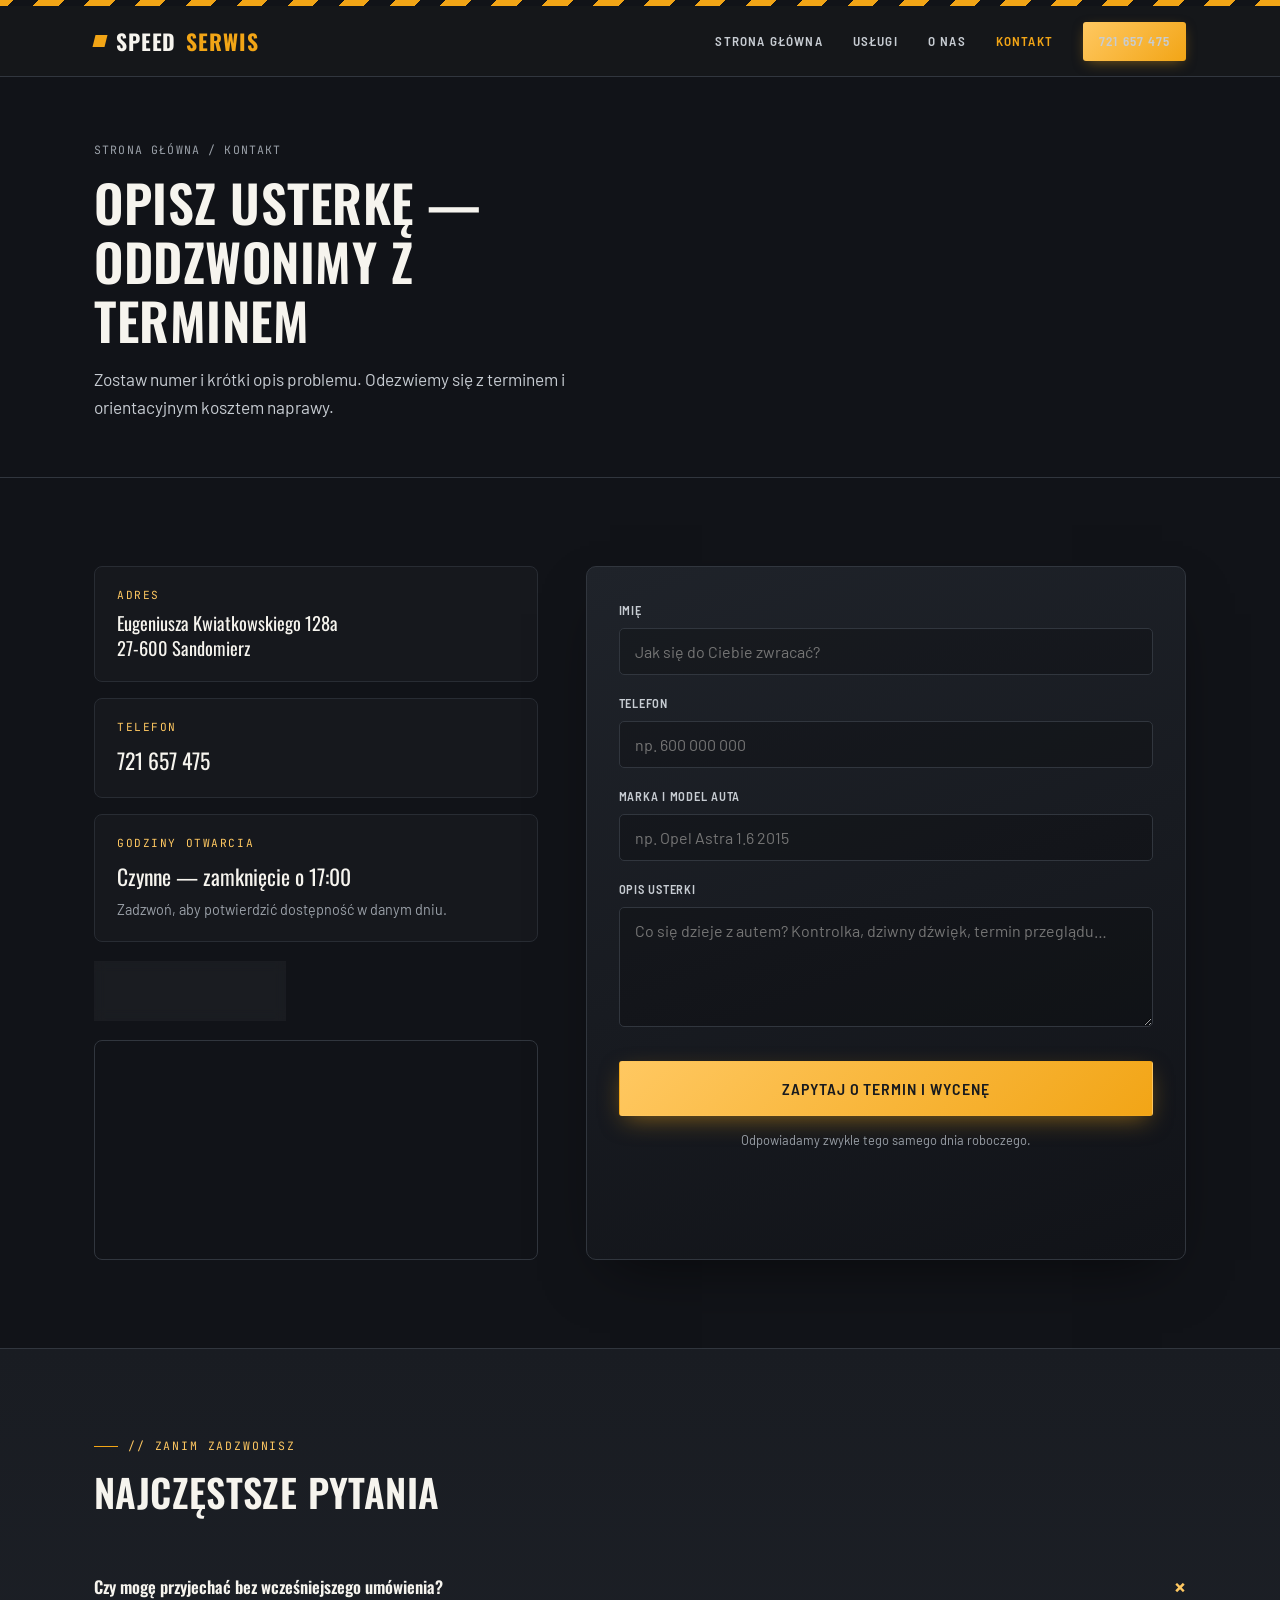
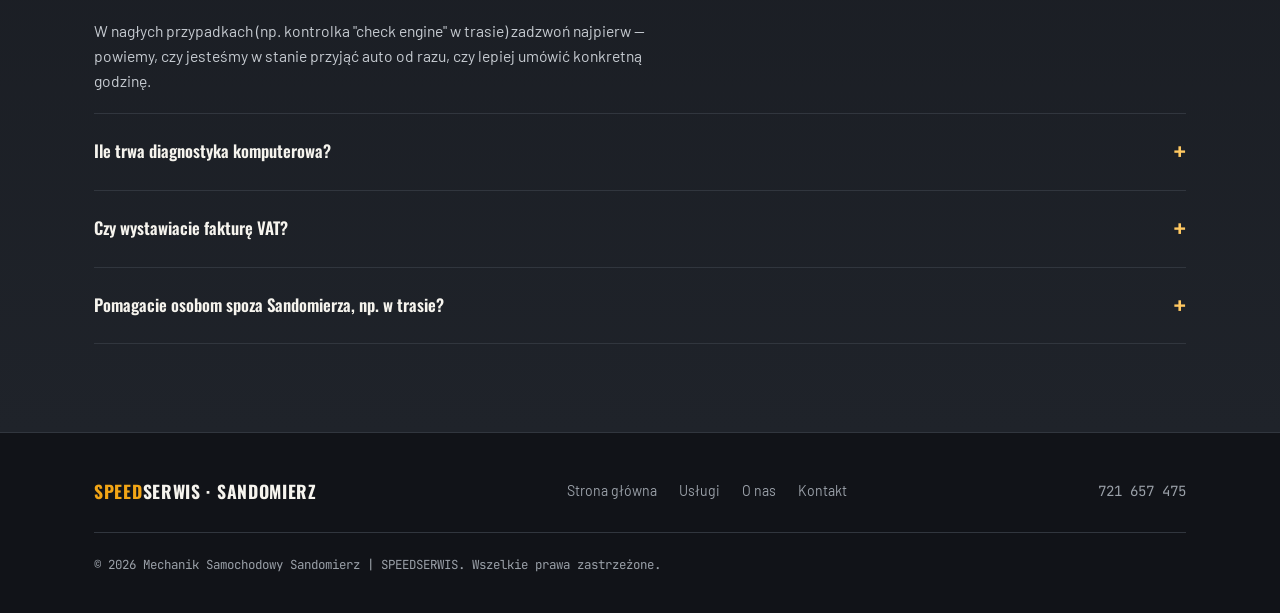
<file: kontakt.html>
<!DOCTYPE html>
<html lang="pl">
<head>
<meta charset="UTF-8">
<meta name="viewport" content="width=device-width, initial-scale=1.0">
<title>Kontakt — SPEEDSERWIS Sandomierz | Umów wizytę</title>
<meta name="description" content="Skontaktuj się z SPEEDSERWIS w Sandomierzu. Eugeniusza Kwiatkowskiego 128a. Telefon: 721 657 475. Umów wizytę online przez formularz.">
<link rel="canonical" href="https://speedserwis-sandomierz.pl/kontakt.html">
<link rel="icon" href="favicon.svg" type="image/svg+xml">
<meta property="og:type" content="website">
<meta property="og:title" content="Kontakt — SPEEDSERWIS Sandomierz">
<meta property="og:description" content="Skontaktuj się z SPEEDSERWIS w Sandomierzu. Eugeniusza Kwiatkowskiego 128a. Telefon: 721 657 475. Umów wizytę online przez formularz.">
<meta property="og:image" content="https://images.unsplash.com/photo-1761040100230-8c8e6fc64638?q=80&w=1200&auto=format&fit=crop">
<meta property="og:url" content="https://speedserwis-sandomierz.pl/kontakt.html">
<meta property="og:locale" content="pl_PL">
<meta name="twitter:card" content="summary_large_image">
<meta name="twitter:title" content="Kontakt — SPEEDSERWIS Sandomierz">
<meta name="twitter:description" content="Skontaktuj się z SPEEDSERWIS w Sandomierzu. Eugeniusza Kwiatkowskiego 128a. Telefon: 721 657 475. Umów wizytę online przez formularz.">
<meta name="twitter:image" content="https://images.unsplash.com/photo-1761040100230-8c8e6fc64638?q=80&w=1200&auto=format&fit=crop">
<link rel="preconnect" href="https://fonts.googleapis.com">
<link rel="preconnect" href="https://fonts.gstatic.com" crossorigin>
<link href="https://fonts.googleapis.com/css2?family=Oswald:wght@500;600;700&family=Barlow:wght@400;500;600&family=Barlow+Semi+Condensed:wght@500;600&family=JetBrains+Mono:wght@500;700&display=swap" rel="stylesheet">
<link rel="stylesheet" href="styles.css">
</head>
<body>

<div class="hazard"></div>

<header>
  <div class="wrap nav">
    <a href="index.html" class="brand"><span class="spark"></span>SPEED<span class="amber">SERWIS</span></a>
    <nav class="nav-links" id="menu">
      <a href="index.html">Strona główna</a>
      <a href="uslugi.html">Usługi</a>
      <a href="o-nas.html">O nas</a>
      <a href="kontakt.html" class="active">Kontakt</a>
      <a href="tel:721657475" class="nav-call mono">721 657 475</a>
    </nav>
    <button class="burger" id="burger" aria-label="Menu"><span></span><span></span><span></span></button>
  </div>
</header>

<section class="page-hero">
  <div class="page-hero-bg" style="background-image:url('https://images.unsplash.com/photo-1761040100230-8c8e6fc64638?q=80&w=1800&auto=format&fit=crop')"></div>
  <div class="wrap">
    <div class="breadcrumb"><a href="index.html">Strona główna</a> / Kontakt</div>
    <h1>Opisz usterkę —<br>oddzwonimy z terminem</h1>
    <p>Zostaw numer i krótki opis problemu. Odezwiemy się z terminem i orientacyjnym kosztem naprawy.</p>
  </div>
</section>

<section>
  <div class="wrap contact-grid">
    <div class="reveal">
      <div class="info-block">
        <span class="lbl">Adres</span>
        <div class="val addr">Eugeniusza Kwiatkowskiego 128a<br>27-600 Sandomierz</div>
      </div>
      <div class="info-block">
        <span class="lbl">Telefon</span>
        <div class="val mono"><a href="tel:721657475">721 657 475</a></div>
      </div>
      <div class="info-block">
        <span class="lbl">Godziny otwarcia</span>
        <div class="val">Czynne — zamknięcie o 17:00</div>
        <p class="hours-note">Zadzwoń, aby potwierdzić dostępność w danym dniu.</p>
      </div>
      <a href="https://www.google.com/maps/search/?api=1&query=Mechanik+Samochodowy+Sandomierz+SPEEDSERWIS+Eugeniusza+Kwiatkowskiego+128a" target="_blank" rel="noopener" class="btn btn-ghost" style="margin-top:4px">Wyznacz trasę →</a>

      <div class="map-embed">
        <iframe src="https://www.google.com/maps?q=Eugeniusza+Kwiatkowskiego+128a,+27-600+Sandomierz&output=embed" loading="lazy" referrerpolicy="no-referrer-when-downgrade" title="Mapa dojazdu do SPEEDSERWIS Sandomierz"></iframe>
      </div>
    </div>

    <!-- TODO: formularz nie działa — podmienić na docelowy adres Formspree (lub inny endpoint) przed publikacją -->
    <form action="https://formspree.io/f/PLACEHOLDER" method="POST" class="reveal">
      <div class="field">
        <label for="name">Imię</label>
        <input type="text" id="name" name="name" placeholder="Jak się do Ciebie zwracać?" required>
      </div>
      <div class="field">
        <label for="phone">Telefon</label>
        <input type="tel" id="phone" name="phone" placeholder="np. 600 000 000" required>
      </div>
      <div class="field">
        <label for="car">Marka i model auta</label>
        <input type="text" id="car" name="car" placeholder="np. Opel Astra 1.6 2015">
      </div>
      <div class="field">
        <label for="msg">Opis usterki</label>
        <textarea id="msg" name="message" placeholder="Co się dzieje z autem? Kontrolka, dziwny dźwięk, termin przeglądu…" required></textarea>
      </div>
      <button type="submit" class="btn btn-primary">Zapytaj o termin i wycenę</button>
      <p class="form-foot">Odpowiadamy zwykle tego samego dnia roboczego.</p>
    </form>
  </div>
</section>

<!-- FAQ -->
<section id="faq">
  <div class="wrap">
    <div class="sec-tag">// Zanim zadzwonisz</div>
    <h2 style="font-size:clamp(1.8rem,4vw,2.4rem);margin-bottom:36px">Najczęstsze pytania</h2>

    <details class="faq-item" open>
      <summary>Czy mogę przyjechać bez wcześniejszego umówienia?</summary>
      <p>W nagłych przypadkach (np. kontrolka "check engine" w trasie) zadzwoń najpierw — powiemy, czy jesteśmy w stanie przyjąć auto od razu, czy lepiej umówić konkretną godzinę.</p>
    </details>
    <details class="faq-item">
      <summary>Ile trwa diagnostyka komputerowa?</summary>
      <p>Sama diagnostyka to zwykle kwestia 20–40 minut, w zależności od zgłaszanego problemu. Po niej od razu wiesz, jaki jest zakres i koszt dalszej naprawy.</p>
    </details>
    <details class="faq-item">
      <summary>Czy wystawiacie fakturę VAT?</summary>
      <p>Rozliczamy się na podstawie rachunku lub umowy. Jeśli potrzebujesz konkretnego dokumentu do rozliczenia, daj znać przy umawianiu wizyty.</p>
    </details>
    <details class="faq-item">
      <summary>Pomagacie osobom spoza Sandomierza, np. w trasie?</summary>
      <p>Tak — obsługujemy też kierowców przejezdnych. Zadzwoń, opisz sytuację, a powiemy, czy i kiedy możemy pomóc.</p>
    </details>
  </div>
</section>

<footer>
  <div class="wrap">
    <div class="foot-grid">
      <div class="foot-brand"><span class="amber">SPEED</span>SERWIS · Sandomierz</div>
      <nav class="foot-nav">
        <a href="index.html">Strona główna</a>
        <a href="uslugi.html">Usługi</a>
        <a href="o-nas.html">O nas</a>
        <a href="kontakt.html">Kontakt</a>
      </nav>
      <p><a href="tel:721657475" class="mono">721 657 475</a></p>
    </div>
    <p class="copy">© <span id="year"></span> Mechanik Samochodowy Sandomierz | SPEEDSERWIS. Wszelkie prawa zastrzeżone.</p>
  </div>
</footer>

<a href="tel:721657475" class="fab-call" aria-label="Zadzwoń: 721 657 475"><svg viewBox="0 0 24 24"><path d="M22 16.92v3a2 2 0 0 1-2.18 2 19.79 19.79 0 0 1-8.63-3.07 19.5 19.5 0 0 1-6-6 19.79 19.79 0 0 1-3.07-8.67A2 2 0 0 1 4.11 2h3a2 2 0 0 1 2 1.72c.127.96.361 1.903.7 2.81a2 2 0 0 1-.45 2.11L8.09 9.91a16 16 0 0 0 6 6l1.27-1.27a2 2 0 0 1 2.11-.45c.907.339 1.85.573 2.81.7A2 2 0 0 1 22 16.92z"/></svg></a>

<script src="main.js" defer></script>
</body>
</html>
</file>
<file: styles.css>
:root{
  --graphite:#111318; --graphite-2:#191c22; --graphite-3:#1f232a;
  --steel:#2a2e36; --line:#31363e; --line-soft:#282c33;
  --amber:#f2a516; --amber-light:#ffc861; --amber-deep:#d98a0a;
  --off:#f6f4ee; --muted:#9aa0a8; --muted-2:#c7ccd2; --green:#4caf6d;
}
*{margin:0;padding:0;box-sizing:border-box}
html{scroll-behavior:smooth}
body{background:var(--graphite);color:var(--off);font-family:'Barlow',system-ui,sans-serif;line-height:1.6;-webkit-font-smoothing:antialiased;overflow-x:hidden}
h1,h2,h3{font-family:'Oswald',sans-serif;text-transform:uppercase;line-height:1.15;letter-spacing:.01em;font-weight:600}
a{color:inherit;text-decoration:none}
img{max-width:100%;display:block}
.wrap{max-width:1140px;margin:0 auto;padding:0 24px}
.mono{font-family:'JetBrains Mono',monospace}
.amber{color:var(--amber)}

.hazard{height:6px;background:repeating-linear-gradient(-45deg,var(--amber) 0 18px,var(--graphite) 18px 36px)}

/* NAV */
header{position:sticky;top:0;z-index:50;background:rgba(22,24,28,.92);backdrop-filter:blur(10px);border-bottom:1px solid var(--line)}
.nav{display:flex;align-items:center;justify-content:space-between;height:70px}
.brand{font-family:'Oswald',sans-serif;font-weight:700;font-size:1.35rem;text-transform:uppercase;letter-spacing:.04em;display:flex;align-items:center;gap:10px}
.brand .spark{width:12px;height:12px;background:var(--amber);transform:skewX(-14deg);display:inline-block}
.nav-links{display:flex;gap:30px;align-items:center}
.nav-links a{font-family:'Barlow Semi Condensed',sans-serif;font-weight:600;font-size:.82rem;text-transform:uppercase;letter-spacing:.09em;color:var(--muted-2);transition:color .2s}
.nav-links a:hover,.nav-links a.active{color:var(--amber)}
.nav-call{font-family:'JetBrains Mono',monospace;font-weight:700;font-size:.9rem;background:linear-gradient(135deg,var(--amber-light),var(--amber));color:#181a1e;padding:9px 16px;border-radius:3px;transition:box-shadow .2s,transform .15s;box-shadow:0 4px 14px -4px rgba(242,165,22,.5)}
.nav-call:hover{transform:translateY(-1px);box-shadow:0 8px 20px -4px rgba(242,165,22,.65)}
.burger{display:none;flex-direction:column;gap:5px;cursor:pointer;background:none;border:0;padding:6px}
.burger span{width:26px;height:2px;background:var(--off);transition:.25s}

/* PAGE HERO (subpages) */
.page-hero{position:relative;padding:64px 0 56px;overflow:hidden;isolation:isolate;border-bottom:1px solid var(--line)}
.page-hero-bg{position:absolute;inset:0;z-index:-2;background-size:cover;background-position:center;filter:saturate(.8) brightness(.4);transform:scale(1.04)}
.page-hero::before{content:"";position:absolute;inset:0;z-index:-1;background:linear-gradient(100deg,rgba(17,19,24,.95) 0%,rgba(17,19,24,.75) 60%,rgba(17,19,24,.85) 100%)}
.breadcrumb{font-family:'JetBrains Mono',monospace;font-size:.72rem;letter-spacing:.1em;text-transform:uppercase;color:var(--muted);margin-bottom:14px}
.breadcrumb a:hover{color:var(--amber-light)}
.page-hero h1{font-size:clamp(2.1rem,5vw,3.2rem);max-width:16ch}
.page-hero p{color:var(--muted-2);margin-top:16px;max-width:56ch;font-size:1.08rem}

/* HERO (home) */
.hero{position:relative;padding:112px 0 88px;overflow:hidden;isolation:isolate}
.hero-bg{position:absolute;inset:0;z-index:-2;background-image:url('https://images.unsplash.com/photo-1600080726065-cc806a0ef302?q=80&w=1800&auto=format&fit=crop');background-size:cover;background-position:center 42%;filter:saturate(.85) brightness(.55);transform:scale(1.04)}
.hero::before{content:"";position:absolute;inset:0;z-index:-1;background:radial-gradient(1000px 560px at 82% -8%,rgba(242,165,22,.20),transparent 58%),linear-gradient(100deg,rgba(17,19,24,.97) 0%,rgba(17,19,24,.90) 38%,rgba(17,19,24,.55) 68%,rgba(17,19,24,.72) 100%),linear-gradient(0deg,var(--graphite) 0%,rgba(17,19,24,.2) 30%,rgba(17,19,24,.2) 70%,var(--graphite) 100%)}
.hero .wrap{position:relative;z-index:2}
.eyebrow{display:inline-flex;align-items:center;gap:10px;font-family:'JetBrains Mono',monospace;font-size:.72rem;letter-spacing:.14em;text-transform:uppercase;color:var(--amber-light);background:rgba(242,165,22,.09);border:1px solid rgba(242,165,22,.4);padding:7px 14px;border-radius:2px;margin-bottom:28px}
.eyebrow .dot{width:7px;height:7px;border-radius:50%;background:var(--green);box-shadow:0 0 0 3px rgba(76,175,109,.25)}
.hero h1{font-size:clamp(2.7rem,7.2vw,5.3rem);max-width:15ch;font-weight:700;text-shadow:0 4px 30px rgba(0,0,0,.4)}
.hero h1 span{background:linear-gradient(100deg,var(--amber-light),var(--amber) 55%,var(--amber-deep));-webkit-background-clip:text;background-clip:text;color:transparent}
.hero p.lead{max-width:50ch;margin:26px 0 0;color:var(--muted-2);font-size:1.15rem;text-shadow:0 2px 16px rgba(0,0,0,.35)}
.cta-row{display:flex;flex-wrap:wrap;gap:14px;margin-top:40px}
.btn{display:inline-flex;align-items:center;gap:10px;font-family:'Barlow Semi Condensed',sans-serif;font-weight:600;text-transform:uppercase;letter-spacing:.06em;font-size:.95rem;padding:16px 28px;border-radius:3px;cursor:pointer;border:1px solid transparent;transition:transform .15s,box-shadow .25s,background .2s,border-color .2s}
.btn:active{transform:translateY(1px)}
.btn-primary{background:linear-gradient(135deg,var(--amber-light),var(--amber));color:#181a1e;box-shadow:0 8px 24px -6px rgba(242,165,22,.5)}
.btn-primary:hover{transform:translateY(-2px);box-shadow:0 12px 30px -6px rgba(242,165,22,.65)}
.btn-ghost{background:rgba(255,255,255,.04);border-color:rgba(255,255,255,.18);color:var(--off);backdrop-filter:blur(6px)}
.btn-ghost:hover{border-color:var(--amber);color:var(--amber-light);transform:translateY(-2px)}
.btn-sm{padding:10px 18px;font-size:.82rem}

.stats{display:grid;grid-template-columns:repeat(3,1fr);gap:1px;margin-top:64px;background:rgba(255,255,255,.06);border:1px solid rgba(255,255,255,.1);border-radius:6px;overflow:hidden;backdrop-filter:blur(8px)}
.stat{background:rgba(17,19,24,.55);padding:24px 20px;transition:background .2s}
.stat:hover{background:rgba(242,165,22,.08)}
.stat b{font-family:'Oswald',sans-serif;font-size:2.1rem;display:block;color:var(--off)}
.stat b .amber{color:var(--amber-light)}
.stat small{font-family:'JetBrains Mono',monospace;font-size:.68rem;letter-spacing:.12em;text-transform:uppercase;color:var(--muted-2)}

section{padding:88px 0}
.sec-head{margin-bottom:52px;max-width:640px}
.sec-head.center{max-width:680px;margin-left:auto;margin-right:auto;text-align:center}
.sec-tag{font-family:'JetBrains Mono',monospace;font-size:.72rem;letter-spacing:.16em;text-transform:uppercase;color:var(--amber-light);display:flex;align-items:center;gap:10px;margin-bottom:14px}
.sec-head.center .sec-tag{justify-content:center}
.sec-tag::before{content:"";width:24px;height:1px;background:var(--amber)}
.sec-head.center .sec-tag::before{display:none}
.sec-head h2{font-size:clamp(2rem,4.5vw,3rem)}
.sec-head p{color:var(--muted-2);margin-top:16px;font-size:1.06rem}

/* O NAS teaser (home) */
#o-nas-teaser{background:linear-gradient(180deg,var(--graphite-2),var(--graphite-3));border-top:1px solid var(--line);border-bottom:1px solid var(--line)}
.about-grid{display:grid;grid-template-columns:1fr 1fr;gap:56px;align-items:center}
.about-photo{border-radius:8px;overflow:hidden;border:1px solid var(--line);box-shadow:0 24px 50px -20px rgba(0,0,0,.6);position:relative}
.about-photo img{width:100%;height:420px;object-fit:cover}
.about-photo::after{content:"";position:absolute;inset:0;background:linear-gradient(180deg,transparent 60%,rgba(17,19,24,.5));pointer-events:none}
.about-copy p{color:var(--muted-2);margin-bottom:18px;font-size:1.06rem}
.about-copy p strong{color:var(--off)}
.rating-inline{display:flex;align-items:center;gap:14px;margin-bottom:24px}
.rating-inline .num{font-family:'Oswald',sans-serif;font-weight:700;font-size:2.4rem;background:linear-gradient(135deg,var(--amber-light),var(--amber));-webkit-background-clip:text;background-clip:text;color:transparent}
.rating-inline .stars{color:var(--amber-light);letter-spacing:2px}
.rating-inline .src{font-family:'JetBrains Mono',monospace;font-size:.75rem;color:var(--muted)}

/* USLUGI (home teaser) */
.services{display:grid;grid-template-columns:repeat(3,1fr);gap:22px}
.card{background:linear-gradient(160deg,var(--graphite-3),var(--graphite-2));border:1px solid var(--line);border-radius:8px;overflow:hidden;position:relative;transition:transform .22s cubic-bezier(.2,.8,.2,1),border-color .25s,box-shadow .3s}
.card::after{content:"";position:absolute;left:0;top:0;height:3px;width:100%;background:linear-gradient(90deg,var(--amber-deep),var(--amber-light));transform:scaleX(0);transform-origin:left;transition:transform .3s}
.card:hover{transform:translateY(-6px);border-color:rgba(242,165,22,.4);box-shadow:0 20px 40px -16px rgba(0,0,0,.55)}
.card:hover::after{transform:scaleX(1)}
.card .card-img{height:170px;overflow:hidden}
.card .card-img img{width:100%;height:100%;object-fit:cover;transition:transform .4s}
.card:hover .card-img img{transform:scale(1.06)}
.card .card-body{padding:24px 24px 28px}
.card .num{font-family:'JetBrains Mono',monospace;font-size:.72rem;color:var(--muted);letter-spacing:.1em}
.card h3{font-size:1.25rem;margin:10px 0 9px;font-weight:600;color:var(--off)}
.card p{color:var(--muted);font-size:.95rem}

/* PROCESS strip */
.strip{background:var(--amber);padding:0}
.strip .wrap{display:flex;flex-wrap:wrap}
.strip .item{flex:1 1 200px;padding:18px 20px;font-family:'Barlow Semi Condensed',sans-serif;font-weight:600;text-transform:uppercase;letter-spacing:.05em;color:#181a1e;font-size:.94rem;border-right:1px solid rgba(0,0,0,.15);display:flex;align-items:center;gap:10px}
.strip .item:last-child{border-right:0}
.strip .item .n{font-family:'JetBrains Mono',monospace;font-size:.72rem;opacity:.65}

/* TESTIMONIALS */
.testi-grid{display:grid;grid-template-columns:repeat(3,1fr);gap:20px}
.testi{background:var(--graphite-3);border:1px solid var(--line);border-radius:8px;padding:26px 24px}
.testi .stars{color:var(--amber-light);letter-spacing:2px;margin-bottom:12px;font-size:.95rem}
.testi p{color:var(--muted-2);font-size:.95rem;margin-bottom:16px;font-style:italic}
.testi .who{font-family:'Barlow Semi Condensed',sans-serif;font-weight:600;font-size:.88rem;color:var(--off)}
.testi .when{font-family:'JetBrains Mono',monospace;font-size:.72rem;color:var(--muted)}

/* SERVICE BLOCKS (uslugi page) */
.service-block{display:grid;grid-template-columns:1fr 1fr;gap:52px;align-items:center;padding:56px 0;border-bottom:1px solid var(--line)}
.service-block:first-of-type{padding-top:0}
.service-block:last-of-type{border-bottom:0}
.service-block.rev .s-photo{order:2}
.service-block.rev .s-copy{order:1}
.s-photo{border-radius:8px;overflow:hidden;border:1px solid var(--line);box-shadow:0 20px 46px -20px rgba(0,0,0,.6);position:relative}
.s-photo img{width:100%;height:300px;object-fit:cover;transition:transform .5s}
.s-photo:hover img{transform:scale(1.04)}
.s-num{font-family:'JetBrains Mono',monospace;font-size:.78rem;color:var(--muted);letter-spacing:.12em;margin-bottom:10px;display:block}
.s-copy h2{font-size:clamp(1.5rem,3vw,2.1rem);margin-bottom:16px}
.s-copy p{color:var(--muted-2);font-size:1.02rem;margin-bottom:14px}
.s-list{list-style:none;margin-top:18px;display:grid;gap:10px}
.s-list li{display:flex;gap:10px;align-items:flex-start;font-size:.95rem;color:var(--muted-2)}
.s-list li .chk{color:var(--green);font-weight:700;flex-shrink:0;background:rgba(76,175,109,.12);width:19px;height:19px;border-radius:50%;display:flex;align-items:center;justify-content:center;font-size:.68rem;margin-top:2px}

/* STORY / VALUES / TRUST / GALLERY (o-nas page) */
#historia{background:linear-gradient(180deg,var(--graphite-2),var(--graphite-3));border-bottom:1px solid var(--line)}
.story-grid{display:grid;grid-template-columns:1.05fr .95fr;gap:56px;align-items:center}
.story-copy p{color:var(--muted-2);margin-bottom:18px;font-size:1.06rem}
.story-copy p strong{color:var(--off)}
.story-photo{border-radius:8px;overflow:hidden;border:1px solid var(--line);box-shadow:0 24px 50px -20px rgba(0,0,0,.6)}
.story-photo img{width:100%;height:400px;object-fit:cover}

.values{display:grid;grid-template-columns:repeat(4,1fr);gap:18px}
.value{background:linear-gradient(160deg,var(--graphite-3),var(--graphite-2));border:1px solid var(--line);border-radius:8px;padding:26px 22px;text-align:left;transition:transform .2s,border-color .2s}
.value:hover{transform:translateY(-4px);border-color:rgba(242,165,22,.35)}
.value .vnum{font-family:'JetBrains Mono',monospace;color:var(--amber-light);font-size:.8rem;letter-spacing:.1em;margin-bottom:10px;display:block}
.value h3{font-size:1.1rem;margin-bottom:8px}
.value p{color:var(--muted);font-size:.92rem}

#zaufanie{background:linear-gradient(180deg,var(--graphite-3),var(--graphite-2));border-top:1px solid var(--line);border-bottom:1px solid var(--line)}
.trust-wrap{display:grid;grid-template-columns:auto 1fr;gap:48px;align-items:center}
.trust-badge{text-align:center;padding-right:48px;border-right:1px solid var(--line)}
.trust-badge .num{font-family:'Oswald',sans-serif;font-weight:700;font-size:5rem;line-height:1;background:linear-gradient(135deg,var(--amber-light),var(--amber));-webkit-background-clip:text;background-clip:text;color:transparent}
.trust-badge .stars{color:var(--amber-light);letter-spacing:4px;font-size:1.3rem;margin:10px 0 6px}
.trust-badge .src{font-family:'JetBrains Mono',monospace;font-size:.78rem;color:var(--muted)}
.trust-list{list-style:none;display:grid;gap:16px}
.trust-list li{display:flex;gap:14px;align-items:flex-start;font-size:1rem;color:var(--muted-2)}
.trust-list li .chk{color:var(--green);font-weight:700;flex-shrink:0;background:rgba(76,175,109,.12);width:22px;height:22px;border-radius:50%;display:flex;align-items:center;justify-content:center;font-size:.75rem;margin-top:1px}

.gallery{display:grid;grid-template-columns:repeat(3,1fr);gap:16px}
.gallery img{width:100%;height:220px;object-fit:cover;border-radius:8px;border:1px solid var(--line);transition:transform .3s}
.gallery figure{overflow:hidden;border-radius:8px;display:block}
.gallery figure:hover img{transform:scale(1.06)}

/* CONTACT (kontakt page) */
.contact-grid{display:grid;grid-template-columns:.85fr 1.15fr;gap:48px}
.info-block{margin-bottom:16px;padding:20px 22px;border-radius:8px;background:rgba(255,255,255,.02);border:1px solid var(--line-soft);transition:border-color .2s,background .2s}
.info-block:hover{border-color:rgba(242,165,22,.3);background:rgba(242,165,22,.03)}
.info-block .lbl{font-family:'JetBrains Mono',monospace;font-size:.7rem;letter-spacing:.14em;text-transform:uppercase;color:var(--amber-light);margin-bottom:6px;display:block}
.info-block .val{font-family:'Oswald',sans-serif;font-size:1.35rem;color:var(--off);text-transform:none;letter-spacing:0}
.info-block .val a:hover{color:var(--amber-light)}
.info-block .val.addr{font-size:1.15rem;line-height:1.35}
.hours-note{font-size:.9rem;color:var(--muted);margin-top:4px}

.map-embed{border-radius:8px;overflow:hidden;border:1px solid var(--line);margin-top:20px;height:220px}
.map-embed iframe{width:100%;height:100%;border:0;filter:grayscale(.3) invert(.92) contrast(.9)}

form{background:linear-gradient(160deg,var(--graphite-3),var(--graphite));border:1px solid var(--line);border-radius:10px;padding:34px 32px;box-shadow:0 24px 60px -24px rgba(0,0,0,.6)}
.field{margin-bottom:19px}
.field label{display:block;font-family:'Barlow Semi Condensed',sans-serif;font-weight:600;text-transform:uppercase;letter-spacing:.06em;font-size:.78rem;color:var(--muted-2);margin-bottom:7px}
.field input,.field textarea{width:100%;background:rgba(0,0,0,.22);border:1px solid var(--line);border-radius:5px;color:var(--off);font-family:'Barlow',sans-serif;font-size:1rem;padding:13px 15px;transition:border-color .2s,box-shadow .2s}
.field input:focus,.field textarea:focus{outline:none;border-color:var(--amber);box-shadow:0 0 0 3px rgba(242,165,22,.15)}
.field textarea{resize:vertical;min-height:120px}
form .btn-primary{width:100%;justify-content:center;font-size:1rem;margin-top:8px;padding:17px 26px}
.form-foot{font-size:.8rem;color:var(--muted);margin-top:14px;text-align:center}

/* FAQ */
#faq{background:linear-gradient(180deg,var(--graphite-2),var(--graphite-3));border-top:1px solid var(--line)}
.faq-item{border-bottom:1px solid var(--line);padding:20px 0}
.faq-item:first-child{padding-top:0}
.faq-item summary{cursor:pointer;font-family:'Oswald',sans-serif;font-weight:600;font-size:1.05rem;list-style:none;display:flex;justify-content:space-between;align-items:center;text-transform:none}
.faq-item summary::-webkit-details-marker{display:none}
.faq-item summary::after{content:"+";color:var(--amber-light);font-size:1.4rem;font-family:'JetBrains Mono',monospace;transition:transform .2s}
.faq-item[open] summary::after{transform:rotate(45deg)}
.faq-item p{color:var(--muted-2);margin-top:12px;font-size:.98rem;max-width:64ch}

/* CTA band */
.cta-band{background:linear-gradient(120deg,var(--graphite-3),var(--graphite-2));border-top:1px solid var(--line);border-bottom:1px solid var(--line);text-align:center}
.cta-band h2{font-size:clamp(1.8rem,4vw,2.6rem);max-width:16ch;margin:0 auto 18px}
.cta-band p{color:var(--muted-2);max-width:50ch;margin:0 auto 30px}

footer{background:var(--graphite);border-top:1px solid var(--line);padding:44px 0 38px}
.foot-grid{display:flex;flex-wrap:wrap;gap:20px;justify-content:space-between;align-items:center}
.foot-brand{font-family:'Oswald',sans-serif;font-weight:700;text-transform:uppercase;letter-spacing:.04em;font-size:1.1rem}
.foot-grid p,.foot-grid a{color:var(--muted);font-size:.88rem}
.foot-grid a:hover{color:var(--amber)}
.foot-nav{display:flex;gap:22px;flex-wrap:wrap}
.copy{font-family:'JetBrains Mono',monospace;font-size:.78rem;color:var(--muted);margin-top:26px;padding-top:22px;border-top:1px solid var(--line)}

.fab-call{display:none;position:fixed;bottom:20px;right:20px;z-index:60;width:58px;height:58px;border-radius:50%;background:linear-gradient(135deg,var(--amber-light),var(--amber));align-items:center;justify-content:center;box-shadow:0 10px 30px -6px rgba(242,165,22,.6);animation:fabPulse 2.4s infinite}
.fab-call svg{width:24px;height:24px;stroke:#181a1e;fill:none;stroke-width:2}
@keyframes fabPulse{0%,100%{box-shadow:0 10px 30px -6px rgba(242,165,22,.6)}50%{box-shadow:0 10px 30px -2px rgba(242,165,22,.85)}}
@media (prefers-reduced-motion:reduce){.fab-call{animation:none}}

.reveal{opacity:0;transform:translateY(22px);transition:opacity .6s ease,transform .6s ease}
.reveal.in{opacity:1;transform:none}
@media (prefers-reduced-motion:reduce){.reveal{opacity:1;transform:none;transition:none}html{scroll-behavior:auto}}

@media(max-width:920px){
  .about-grid{grid-template-columns:1fr;gap:36px}
  .services,.testi-grid{grid-template-columns:repeat(2,1fr)}
  .about-photo img{height:320px}
  .story-grid{grid-template-columns:1fr;gap:32px}
  .values{grid-template-columns:repeat(2,1fr)}
  .trust-wrap{grid-template-columns:1fr}
  .trust-badge{border-right:0;padding-right:0;border-bottom:1px solid var(--line);padding-bottom:28px}
  .gallery{grid-template-columns:repeat(2,1fr)}
}
@media(max-width:900px){
  .contact-grid{grid-template-columns:1fr;gap:36px}
}
@media(max-width:820px){
  .service-block,.service-block.rev{grid-template-columns:1fr;gap:28px}
  .service-block.rev .s-photo,.service-block.rev .s-copy{order:initial}
  .s-photo img{height:230px}
}
@media(max-width:680px){
  .nav-links{position:fixed;inset:70px 0 auto 0;flex-direction:column;gap:0;background:var(--graphite-2);border-bottom:1px solid var(--line);padding:8px 0;transform:translateY(-140%);transition:transform .28s}
  .nav-links.open{transform:none}
  .nav-links a{padding:14px 24px;width:100%;border-top:1px solid var(--line)}
  .nav-links .nav-call{margin:12px 24px;text-align:center}
  .burger{display:flex}
  .services,.testi-grid{grid-template-columns:1fr}
  .stats{grid-template-columns:1fr}
  section{padding:60px 0}
  .hero{padding:70px 0 60px}
  .page-hero{padding:48px 0 40px}
  .strip .item{flex:1 1 100%;border-right:0;border-bottom:1px solid rgba(0,0,0,.15)}
  .fab-call{display:flex}
  .values{grid-template-columns:1fr}
  .gallery{grid-template-columns:1fr}
}
</file>
